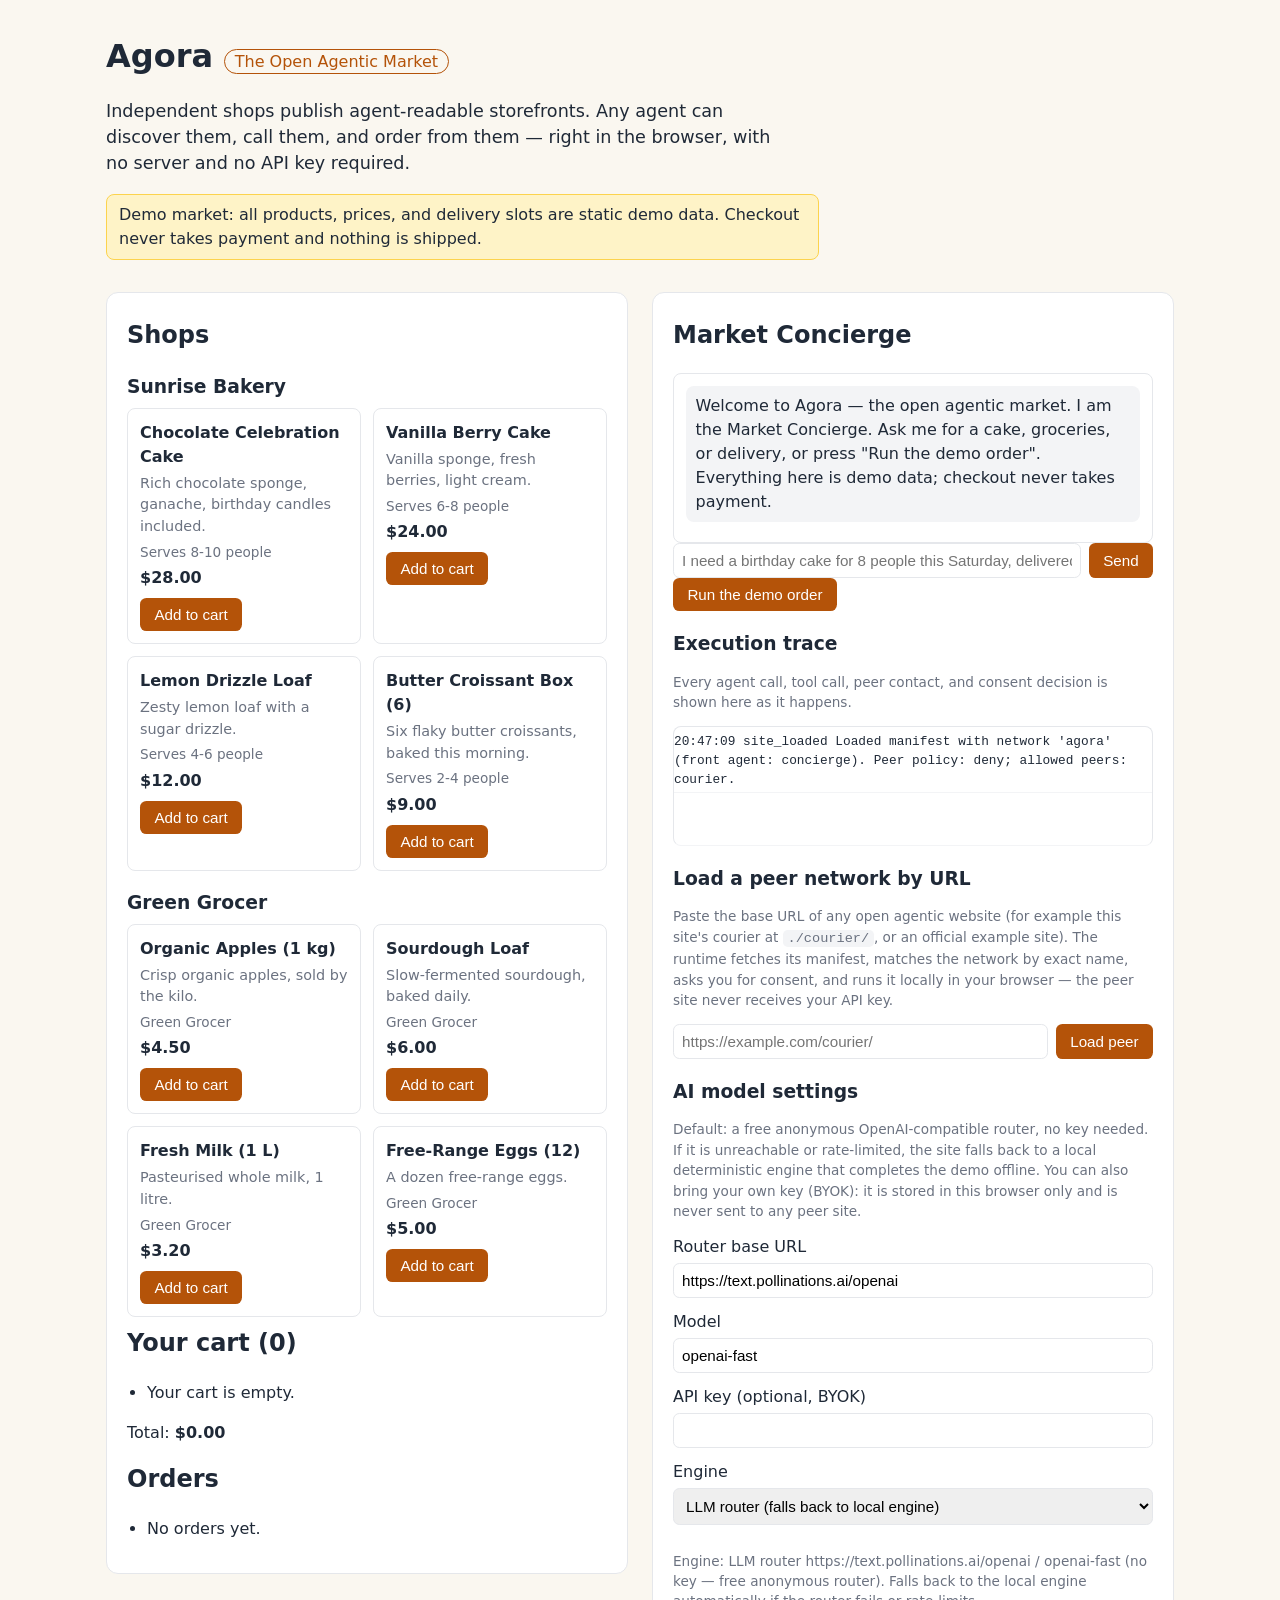
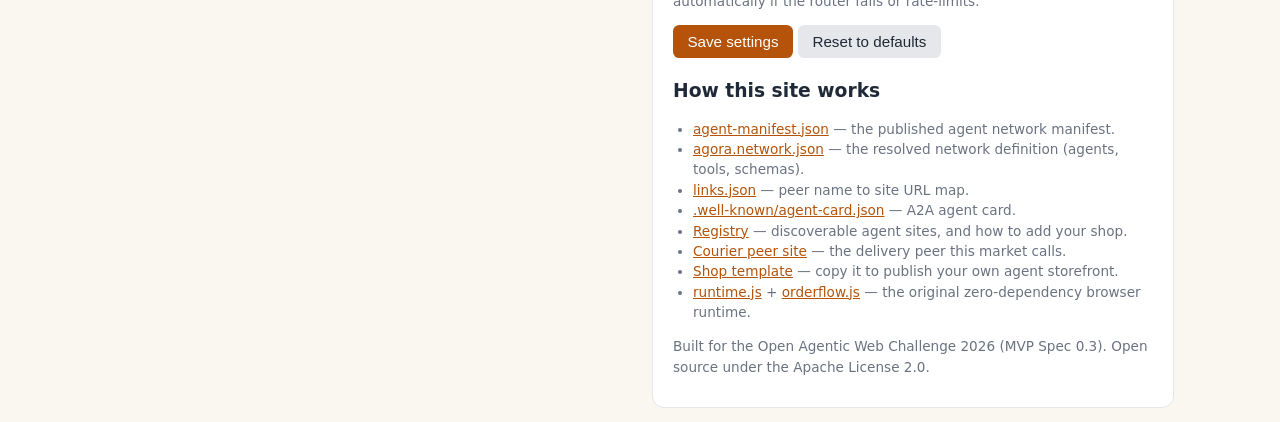
<file: index.html>
<!DOCTYPE html>
<html lang="en">
<head>
<meta charset="utf-8">
<meta name="viewport" content="width=device-width, initial-scale=1">
<title>Agora — The Open Agentic Market</title>
<meta name="description" content="An open agentic market where independent shops publish agent-readable storefronts that any agent can discover, call, and order from, right in the browser.">
<link rel="stylesheet" href="./styles.css">
</head>
<body>
<header>
  <h1>Agora <span class="tag">The Open Agentic Market</span></h1>
  <p class="lede">Independent shops publish agent-readable storefronts. Any agent can
  discover them, call them, and order from them — right in the browser, with no
  server and no API key required.</p>
  <p class="demo-note">Demo market: all products, prices, and delivery slots are static demo
  data. Checkout never takes payment and nothing is shipped.</p>
</header>

<main>
  <section class="shops" aria-label="Shops">
    <h2>Shops</h2>
    <h3>Sunrise Bakery</h3>
    <div id="products-bakery" class="grid"></div>
    <h3>Green Grocer</h3>
    <div id="products-grocer" class="grid"></div>

    <h2>Your cart (<span id="cart-count">0</span>)</h2>
    <ul id="cart-items"><li>Your cart is empty.</li></ul>
    <p>Total: <strong id="cart-total">$0.00</strong></p>

    <h2>Orders</h2>
    <ul id="orders-list"><li>No orders yet.</li></ul>
  </section>

  <section class="agent" aria-label="Market concierge">
    <h2>Market Concierge</h2>
    <div id="chat-log" class="log" aria-live="polite"></div>
    <form id="chat-form">
      <label for="chat-input" class="visually-hidden">Ask the concierge</label>
      <input id="chat-input" type="text" autocomplete="off"
        placeholder="I need a birthday cake for 8 people this Saturday, delivered to my home.">
      <button id="send-btn" type="submit">Send</button>
    </form>
    <button id="demo-btn" type="button" disabled>Run the demo order</button>

    <div id="consent-box"></div>
    <div id="confirm-box"></div>

    <h3>Execution trace</h3>
    <p class="small">Every agent call, tool call, peer contact, and consent decision is
    shown here as it happens.</p>
    <div id="trace-log" class="log trace"></div>

    <h3>Load a peer network by URL</h3>
    <p class="small">Paste the base URL of any open agentic website (for example this
    site's courier at <code>./courier/</code>, or an official example site). The
    runtime fetches its manifest, matches the network by exact name, asks you
    for consent, and runs it locally in your browser — the peer site never
    receives your API key.</p>
    <form id="peer-form">
      <label for="peer-url" class="visually-hidden">Peer site URL</label>
      <input id="peer-url" type="text" autocomplete="off" placeholder="https://example.com/courier/">
      <button type="submit">Load peer</button>
    </form>

    <h3>AI model settings</h3>
    <p class="small">Default: a free anonymous OpenAI-compatible router, no key needed.
    If it is unreachable or rate-limited, the site falls back to a local
    deterministic engine that completes the demo offline. You can also bring
    your own key (BYOK): it is stored in this browser only and is never sent
    to any peer site.</p>
    <form id="settings-form">
      <label>Router base URL
        <input id="setting-base-url" type="text" autocomplete="off">
      </label>
      <label>Model
        <input id="setting-model" type="text" autocomplete="off">
      </label>
      <label>API key (optional, BYOK)
        <input id="setting-api-key" type="password" autocomplete="off">
      </label>
      <label>Engine
        <select id="setting-engine">
          <option value="llm">LLM router (falls back to local engine)</option>
          <option value="local">Local engine only (offline)</option>
        </select>
      </label>
      <p id="engine-status" class="small"></p>
      <button type="submit">Save settings</button>
      <button id="settings-reset" type="button" class="secondary">Reset to defaults</button>
    </form>

    <h3>How this site works</h3>
    <ul class="small">
      <li><a href="./agent-manifest.json">agent-manifest.json</a> — the published agent network manifest.</li>
      <li><a href="./agora.network.json">agora.network.json</a> — the resolved network definition (agents, tools, schemas).</li>
      <li><a href="./links.json">links.json</a> — peer name to site URL map.</li>
      <li><a href="./.well-known/agent-card.json">.well-known/agent-card.json</a> — A2A agent card.</li>
      <li><a href="./registry/">Registry</a> — discoverable agent sites, and how to add your shop.</li>
      <li><a href="./courier/">Courier peer site</a> — the delivery peer this market calls.</li>
      <li><a href="./shops/template/">Shop template</a> — copy it to publish your own agent storefront.</li>
      <li><a href="./runtime.js">runtime.js</a> + <a href="./orderflow.js">orderflow.js</a> — the original zero-dependency browser runtime.</li>
    </ul>
    <p class="small">Built for the Open Agentic Web Challenge 2026 (MVP Spec 0.3).
    Open source under the Apache License 2.0.</p>
  </section>
</main>

<script type="module" src="./app.js"></script>
</body>
</html>
</file>
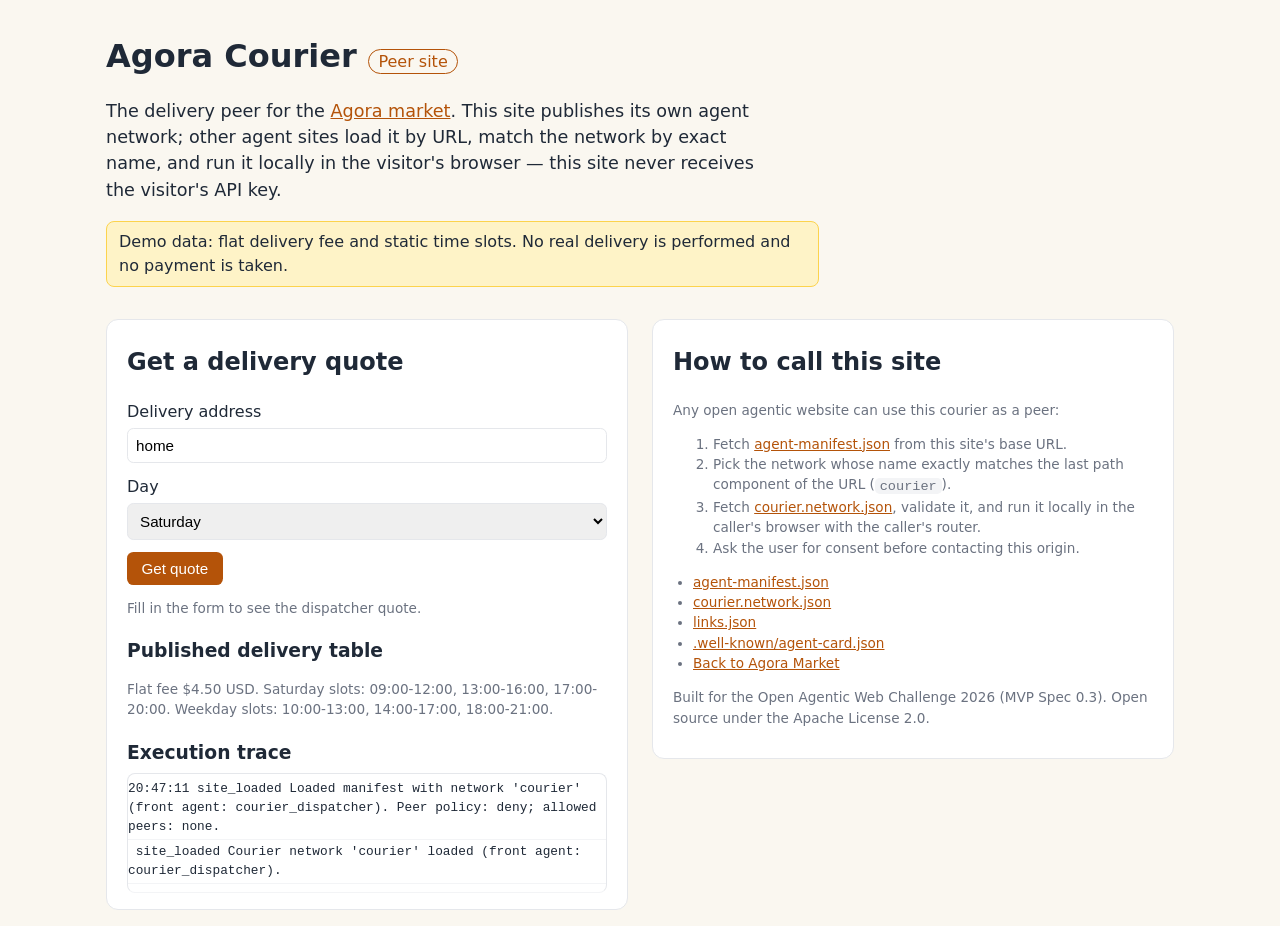
<file: courier/index.html>
<!DOCTYPE html>
<html lang="en">
<head>
<meta charset="utf-8">
<meta name="viewport" content="width=device-width, initial-scale=1">
<title>Agora Courier — Delivery Peer Site</title>
<meta name="description" content="Courier peer site for the Agora market: publishes a delivery network that other agent sites can load and run locally in the visitor's browser.">
<link rel="stylesheet" href="../styles.css">
</head>
<body>
<header>
  <h1>Agora Courier <span class="tag">Peer site</span></h1>
  <p class="lede">The delivery peer for the <a href="../">Agora market</a>. This site
  publishes its own agent network; other agent sites load it by URL, match the
  network by exact name, and run it locally in the visitor's browser — this
  site never receives the visitor's API key.</p>
  <p class="demo-note">Demo data: flat delivery fee and static time slots. No real
  delivery is performed and no payment is taken.</p>
</header>

<main>
  <section aria-label="Delivery quote">
    <h2>Get a delivery quote</h2>
    <form id="quote-form">
      <label>Delivery address
        <input id="quote-address" type="text" autocomplete="off" value="home">
      </label>
      <label>Day
        <select id="quote-day">
          <option>Saturday</option>
          <option>Sunday</option>
          <option>Monday</option>
          <option>Tuesday</option>
          <option>Wednesday</option>
          <option>Thursday</option>
          <option>Friday</option>
        </select>
      </label>
      <button type="submit">Get quote</button>
    </form>
    <p id="quote-result" class="small">Fill in the form to see the dispatcher quote.</p>

    <h3>Published delivery table</h3>
    <p id="delivery-table" class="small">Loading…</p>

    <h3>Execution trace</h3>
    <div id="trace-log" class="log trace"></div>
  </section>

  <section aria-label="About this peer site">
    <h2>How to call this site</h2>
    <p class="small">Any open agentic website can use this courier as a peer:</p>
    <ol class="small">
      <li>Fetch <a href="./agent-manifest.json">agent-manifest.json</a> from this site's base URL.</li>
      <li>Pick the network whose name exactly matches the last path component of the URL (<code>courier</code>).</li>
      <li>Fetch <a href="./courier.network.json">courier.network.json</a>, validate it, and run it locally in the caller's browser with the caller's router.</li>
      <li>Ask the user for consent before contacting this origin.</li>
    </ol>
    <ul class="small">
      <li><a href="./agent-manifest.json">agent-manifest.json</a></li>
      <li><a href="./courier.network.json">courier.network.json</a></li>
      <li><a href="./links.json">links.json</a></li>
      <li><a href="./.well-known/agent-card.json">.well-known/agent-card.json</a></li>
      <li><a href="../">Back to Agora Market</a></li>
    </ul>
    <p class="small">Built for the Open Agentic Web Challenge 2026 (MVP Spec 0.3).
    Open source under the Apache License 2.0.</p>
  </section>
</main>

<script type="module" src="./app.js"></script>
</body>
</html>
</file>
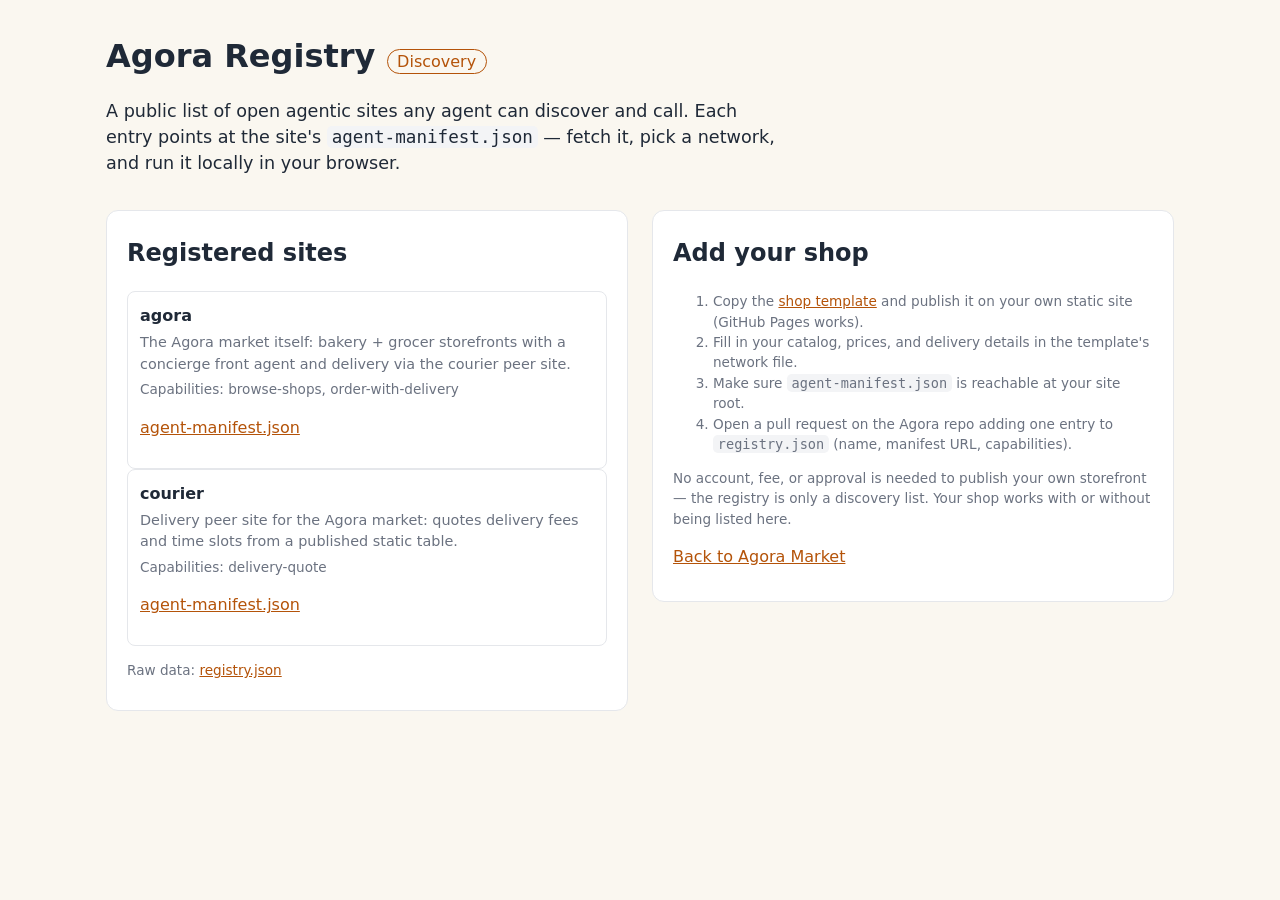
<file: registry/index.html>
<!DOCTYPE html>
<html lang="en">
<head>
<meta charset="utf-8">
<meta name="viewport" content="width=device-width, initial-scale=1">
<title>Agora Registry — Discover Agent Sites</title>
<meta name="description" content="Public registry of open agentic sites in the Agora market: identifier, manifest URL, and capabilities.">
<link rel="stylesheet" href="../styles.css">
</head>
<body>
<header>
  <h1>Agora Registry <span class="tag">Discovery</span></h1>
  <p class="lede">A public list of open agentic sites any agent can discover and call.
  Each entry points at the site's <code>agent-manifest.json</code> — fetch it,
  pick a network, and run it locally in your browser.</p>
</header>

<main>
  <section aria-label="Registry entries">
    <h2>Registered sites</h2>
    <div id="registry-list"><p>Loading…</p></div>
    <p class="small">Raw data: <a href="../registry.json">registry.json</a></p>
  </section>

  <section aria-label="Add your shop">
    <h2>Add your shop</h2>
    <ol class="small">
      <li>Copy the <a href="../shops/template/">shop template</a> and publish it on your own static site (GitHub Pages works).</li>
      <li>Fill in your catalog, prices, and delivery details in the template's network file.</li>
      <li>Make sure <code>agent-manifest.json</code> is reachable at your site root.</li>
      <li>Open a pull request on the Agora repo adding one entry to <code>registry.json</code> (name, manifest URL, capabilities).</li>
    </ol>
    <p class="small">No account, fee, or approval is needed to publish your own
    storefront — the registry is only a discovery list. Your shop works with
    or without being listed here.</p>
    <p><a href="../">Back to Agora Market</a></p>
  </section>
</main>

<script>
fetch("../registry.json")
  .then((res) => (res.ok ? res.json() : Promise.reject(new Error("HTTP " + res.status))))
  .then((data) => {
    const list = document.getElementById("registry-list");
    list.innerHTML = "";
    for (const entry of data.entries || []) {
      const card = document.createElement("article");
      card.className = "product";
      const name = document.createElement("h3");
      name.textContent = entry.name;
      const desc = document.createElement("p");
      desc.className = "desc";
      desc.textContent = entry.description || "";
      const caps = document.createElement("p");
      caps.className = "meta";
      caps.textContent = "Capabilities: " + (entry.capabilities || []).join(", ");
      const link = document.createElement("p");
      const a = document.createElement("a");
      a.href = entry.manifest_url;
      a.textContent = "agent-manifest.json";
      link.appendChild(a);
      card.append(name, desc, caps, link);
      list.appendChild(card);
    }
    if (!list.children.length) list.innerHTML = "<p>No sites registered yet.</p>";
  })
  .catch((err) => {
    document.getElementById("registry-list").innerHTML =
      "<p>Could not load the registry: " + err.message + "</p>";
  });
</script>
</body>
</html>
</file>
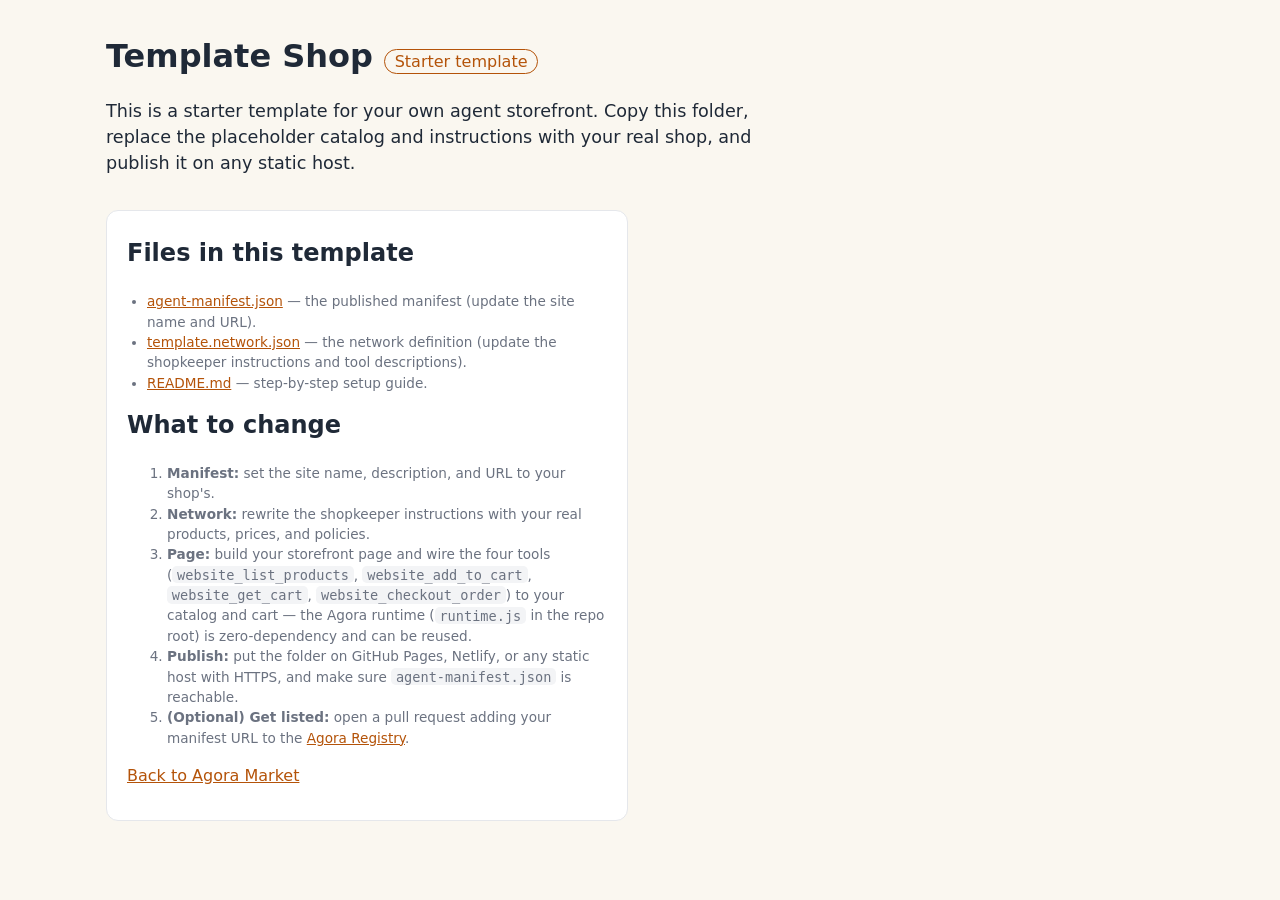
<file: shops/template/index.html>
<!DOCTYPE html>
<html lang="en">
<head>
<meta charset="utf-8">
<meta name="viewport" content="width=device-width, initial-scale=1">
<title>Template Shop — Agora Shop Template</title>
<meta name="description" content="Template agent storefront for the Agora market: copy this folder, fill in your catalog, and publish your own agent-readable shop.">
<link rel="stylesheet" href="../../styles.css">
</head>
<body>
<header>
  <h1>Template Shop <span class="tag">Starter template</span></h1>
  <p class="lede">This is a starter template for your own agent storefront. Copy this
  folder, replace the placeholder catalog and instructions with your real
  shop, and publish it on any static host.</p>
</header>

<main>
  <section aria-label="Template files">
    <h2>Files in this template</h2>
    <ul class="small">
      <li><a href="./agent-manifest.json">agent-manifest.json</a> — the published manifest (update the site name and URL).</li>
      <li><a href="./template.network.json">template.network.json</a> — the network definition (update the shopkeeper instructions and tool descriptions).</li>
      <li><a href="./README.md">README.md</a> — step-by-step setup guide.</li>
    </ul>
    <h2>What to change</h2>
    <ol class="small">
      <li><strong>Manifest:</strong> set the site name, description, and URL to your shop's.</li>
      <li><strong>Network:</strong> rewrite the shopkeeper instructions with your real products, prices, and policies.</li>
      <li><strong>Page:</strong> build your storefront page and wire the four tools (<code>website_list_products</code>, <code>website_add_to_cart</code>, <code>website_get_cart</code>, <code>website_checkout_order</code>) to your catalog and cart — the Agora runtime (<code>runtime.js</code> in the repo root) is zero-dependency and can be reused.</li>
      <li><strong>Publish:</strong> put the folder on GitHub Pages, Netlify, or any static host with HTTPS, and make sure <code>agent-manifest.json</code> is reachable.</li>
      <li><strong>(Optional) Get listed:</strong> open a pull request adding your manifest URL to the <a href="../../registry/">Agora Registry</a>.</li>
    </ol>
    <p><a href="../../">Back to Agora Market</a></p>
  </section>
</main>
</body>
</html>
</file>
<file: styles.css>
:root {
  --bg: #faf7f0;
  --ink: #1f2937;
  --muted: #6b7280;
  --accent: #b45309;
  --accent-soft: #fef3c7;
  --card: #ffffff;
  --border: #e5e7eb;
  --ok: #166534;
}
* { box-sizing: border-box; }
body {
  margin: 0;
  font-family: system-ui, -apple-system, "Segoe UI", Roboto, sans-serif;
  background: var(--bg);
  color: var(--ink);
  line-height: 1.5;
}
header { max-width: 1100px; margin: 0 auto; padding: 2rem 1rem 0; }
header h1 { margin: 0; font-size: 2rem; }
header .tag {
  font-size: 1rem;
  font-weight: 400;
  color: var(--accent);
  border: 1px solid var(--accent);
  border-radius: 999px;
  padding: 0.1rem 0.6rem;
  white-space: nowrap;
}
.lede { font-size: 1.1rem; max-width: 60ch; }
.demo-note {
  background: var(--accent-soft);
  border: 1px solid #fcd34d;
  border-radius: 0.5rem;
  padding: 0.5rem 0.75rem;
  max-width: 70ch;
}
main {
  max-width: 1100px;
  margin: 0 auto;
  padding: 1rem;
  display: grid;
  grid-template-columns: 1fr 1fr;
  gap: 1.5rem;
  align-items: start;
}
@media (max-width: 800px) { main { grid-template-columns: 1fr; } }
section { background: var(--card); border: 1px solid var(--border); border-radius: 0.75rem; padding: 1rem 1.25rem; }
h2 { margin-top: 0.5rem; }
h3 { margin-bottom: 0.4rem; }
.grid { display: grid; grid-template-columns: repeat(auto-fill, minmax(200px, 1fr)); gap: 0.75rem; }
.product { border: 1px solid var(--border); border-radius: 0.5rem; padding: 0.75rem; }
.product h3 { margin: 0 0 0.25rem; font-size: 1rem; }
.product .desc { margin: 0 0 0.25rem; color: var(--muted); font-size: 0.9rem; }
.product .meta { margin: 0 0 0.25rem; font-size: 0.85rem; color: var(--muted); }
.product .price { font-weight: 700; margin: 0 0 0.5rem; }
button {
  background: var(--accent);
  color: #fff;
  border: none;
  border-radius: 0.4rem;
  padding: 0.5rem 0.9rem;
  cursor: pointer;
  font-size: 0.95rem;
}
button:disabled { opacity: 0.5; cursor: default; }
button.secondary { background: #e5e7eb; color: var(--ink); }
button.mini { padding: 0.1rem 0.5rem; font-size: 0.8rem; margin-left: 0.5rem; }
input, select {
  width: 100%;
  padding: 0.5rem;
  border: 1px solid var(--border);
  border-radius: 0.4rem;
  font-size: 0.95rem;
  margin: 0.25rem 0 0.75rem;
}
#chat-form, #peer-form { display: flex; gap: 0.5rem; }
#chat-form input, #peer-form input { flex: 1; margin: 0; }
.log {
  border: 1px solid var(--border);
  border-radius: 0.5rem;
  padding: 0.75rem;
  min-height: 120px;
  max-height: 320px;
  overflow-y: auto;
  background: #fff;
}
.log.trace { font-family: ui-monospace, SFMono-Regular, Menlo, monospace; font-size: 0.8rem; }
.msg { margin: 0 0 0.5rem; padding: 0.5rem 0.6rem; border-radius: 0.5rem; white-space: pre-wrap; }
.msg.user { background: #dbeafe; }
.msg.assistant { background: #f3f4f6; }
.trace { padding: 0.15rem 0; border-bottom: 1px solid #f3f4f6; white-space: pre-wrap; word-break: break-word; }
.trace.error { color: #b91c1c; }
.trace.consent_granted, .trace.receipt { color: var(--ok); }
.card {
  border: 1px solid var(--accent);
  background: var(--accent-soft);
  border-radius: 0.5rem;
  padding: 0.75rem;
  margin: 0.75rem 0;
}
.card pre { white-space: pre-wrap; font-family: inherit; margin: 0.25rem 0; }
.card button { margin-right: 0.5rem; }
.small { font-size: 0.85rem; color: var(--muted); }
.visually-hidden {
  position: absolute; width: 1px; height: 1px; overflow: hidden;
  clip: rect(0 0 0 0); white-space: nowrap;
}
a { color: var(--accent); }
code { background: #f3f4f6; padding: 0.05rem 0.3rem; border-radius: 0.3rem; }
ul { padding-left: 1.25rem; }
</file>
